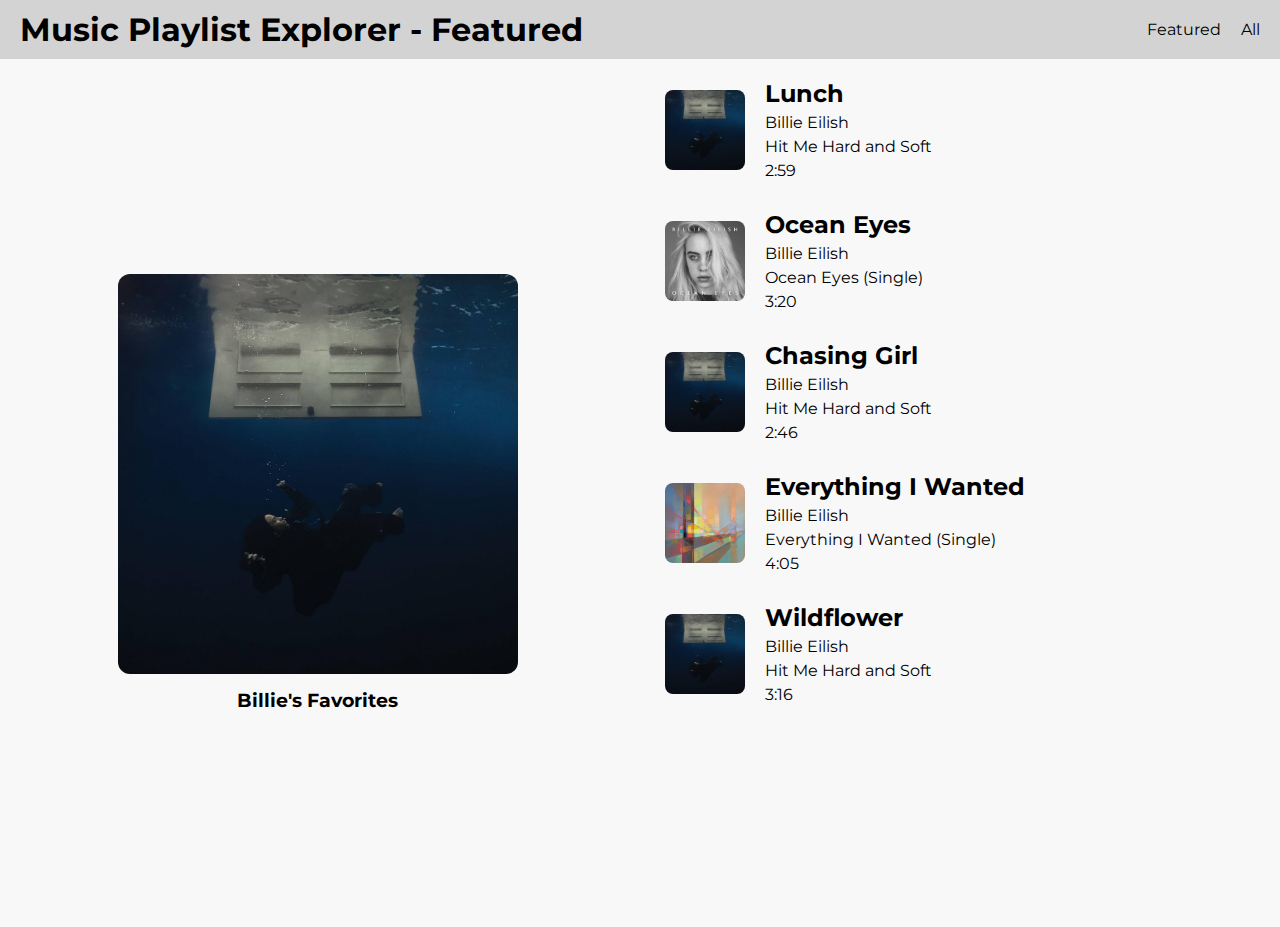
<file: music-playlist-creator/featured.html>
<!DOCTYPE html>
<html lang="en">
<head>
    <meta charset="UTF-8">
    <meta name="viewport" content="width=device-width, initial-scale=1.0">
    
    <title>Music Playlist Explorer</title>
    <link rel="icon" type="image/x-icon" href="/images/favicon.ico">
    
    <link href="https://fonts.googleapis.com/css2?family=Montserrat&display=swap" rel="stylesheet">
    <link rel="stylesheet" href="styleFeatured.css">
</head>
<body>
    <header>
        <!-- Your header content here -->
        <h1>Music Playlist Explorer - Featured</h1>
        <a id="featuredLink" href="featured.html">Featured</a>
        <a id="homeLink" href="index.html">All</a>
    </header>

    <main> 
        <!-- Your main content here -->
        <div class="container">
            <div class="playlist"></div>
            <div class="songs"></div>
        </div>
    </main>
    <script src="scriptFeatured.js"></script>
</body>
</html>
</file>
<file: music-playlist-creator/styleFeatured.css>
* {
    margin: 0;
    padding: 0;
}

body {
    font-family: 'Montserrat', sans-serif;
    background-color: #f8f8f8;
}

header {
    display: flex;
    align-items: center;
    padding: 10px 20px;
    background-color: #d3d3d3;
}

#featuredLink {
    margin-left: auto;
    margin-right: 20px;
}

header a {
    text-decoration: none;
    color: inherit;
}

header a:hover {
    color: red;
}

.container {
    display: flex;
    height: 92vh; /* full height minus header */
    align-items: center;
    justify-content: center;
    padding: 20px;
}

.playlist {
    flex: 1 1 50%;
    display: flex;
    flex-direction: column;
    align-items: center;
    margin-right: 50px;
    gap: 15px;
}

.playlist img {
    width: 60vw;
    max-width: 400px;
    border-radius: 12px;
}

.songs {
    flex: 1 1 50%;
    display: flex;
    flex-direction: column;
    gap: 30px;
    min-width: 250px;
    height: 100%;
}

.song {
    display: flex;
    gap: 20px;
    align-items: center;
}

.song img {
    width: 80px;
    max-width: 80px;
    border-radius: 8px;
}

.song-info {
    display: flex;
    flex-direction: column;
    gap: 5px;
}
</file>
